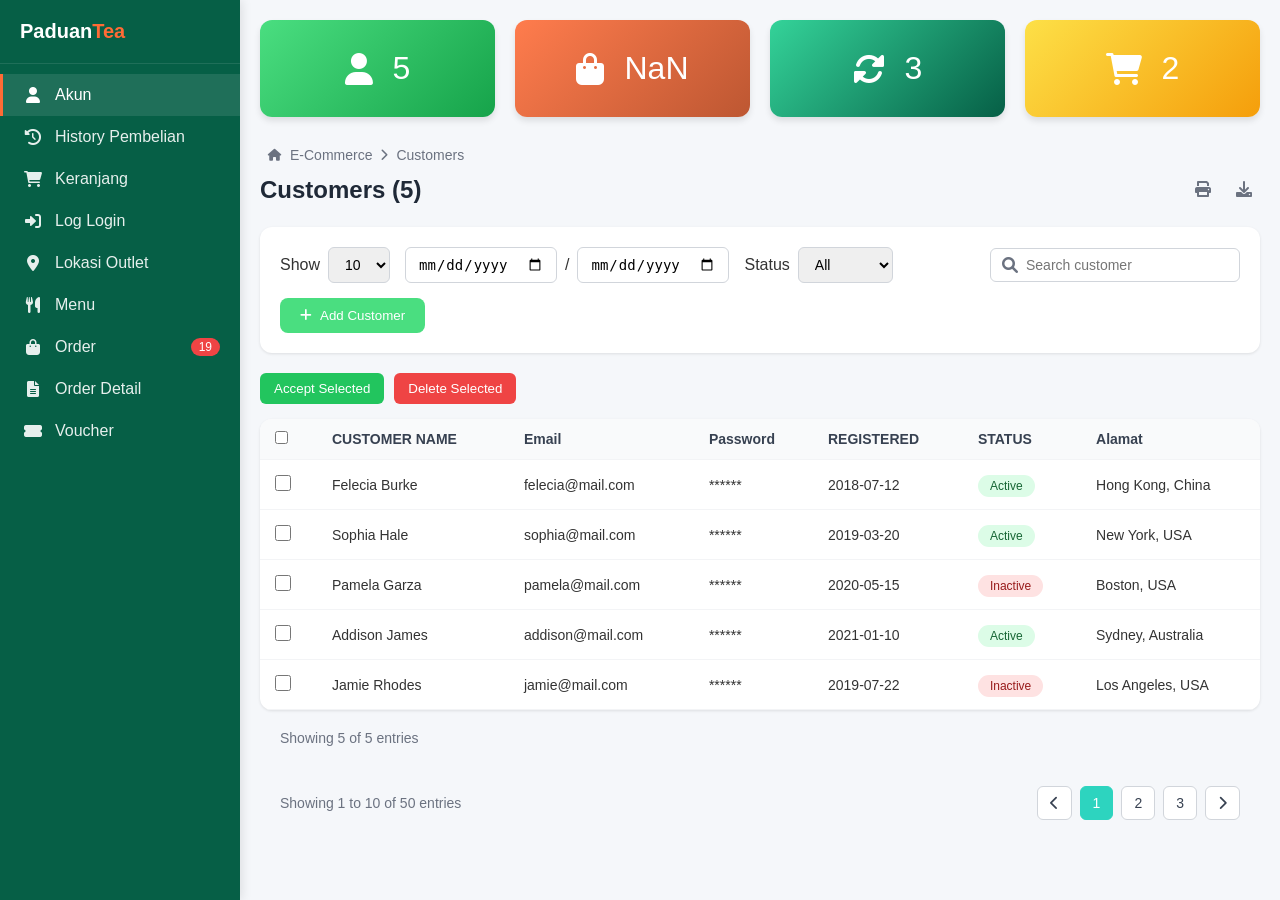
<file: ADMIN PAGE/admin.html>
<!DOCTYPE html>
<html lang="en">
  <head>
    <meta charset="UTF-8" />
    <meta name="viewport" content="width=device-width, initial-scale=1.0" />
    <title>PaduanTea Dashboard</title>
    <link rel="stylesheet" href="admin.css" />
    <link
      href="https://cdnjs.cloudflare.com/ajax/libs/font-awesome/6.0.0/css/all.min.css"
      rel="stylesheet"
    />
  </head>
  <body>
    <div class="container">
      <!-- Sidebar -->
      <nav class="sidebar">
        <div class="logo">Paduan<span>Tea</span></div>
        <div class="nav-menu">
          <a href="#" class="nav-item active"
            ><i class="fas fa-user"></i> Akun</a
          >
          <a href="#" class="nav-item"
            ><i class="fas fa-history"></i> History Pembelian</a
          >
          <a href="#" class="nav-item"
            ><i class="fas fa-shopping-cart"></i> Keranjang</a
          >
          <a href="#" class="nav-item"
            ><i class="fas fa-sign-in-alt"></i> Log Login</a
          >
          <a href="#" class="nav-item"
            ><i class="fas fa-map-marker-alt"></i> Lokasi Outlet</a
          >
          <a href="#" class="nav-item"><i class="fas fa-utensils"></i> Menu</a>
          <a href="#" class="nav-item"
            ><i class="fas fa-shopping-bag"></i> Order
            <span class="badge">19</span></a
          >
          <a href="#" class="nav-item"
            ><i class="fas fa-file-alt"></i> Order Detail</a
          >
          <a href="#" class="nav-item"
            ><i class="fas fa-ticket-alt"></i> Voucher</a
          >
        </div>
      </nav>

      <!-- Main Content -->
      <main class="main-content">
        <!-- Stats Cards -->
        <div class="stats-cards">
  <div class="stat-card">
    <i class="fas fa-user"></i>
    <span id="totalUsers">0</span>
  </div>
  <div class="stat-card">
    <i class="fas fa-shopping-bag"></i>
    <span id="totalOrders">0</span>
  </div>
  <div class="stat-card">
    <i class="fas fa-sync-alt"></i>
    <span id="activeUsers">0</span>
  </div>
  <div class="stat-card">
    <i class="fas fa-shopping-cart"></i>
    <span id="inactiveUsers">0</span>
  </div>
</div>


        <!-- Breadcrumb -->
        <div class="breadcrumb">
          <i class="fas fa-home"></i>
          <a href="#">E-Commerce</a>
          <i class="fas fa-chevron-right"></i>
          <span>Customers</span>
        </div>

        <!-- Page Header -->
        <!-- Page Header -->
<div class="content-header">
  <h1 class="page-title">Customers (<span id="totalCustomers">0</span>)</h1>
  <div>
    <button class="actions-btn" onclick="printTable()"><i class="fas fa-print"></i></button>
    <button class="actions-btn" onclick="downloadCSV()"><i class="fas fa-download"></i></button>
  </div>
</div>

        <!-- Filters -->
        <div class="filters">
          <div class="filter-group">
            <label>Show</label>
            <select class="filter-select">
              <option>10</option>
              <option>25</option>
              <option>50</option>
            </select>
          </div>
          <div class="filter-group">
            <input type="date" class="filter-select" />
            <span>/</span>
            <input type="date" class="filter-select" />
          </div>
          <div class="filter-group">
            <label>Status</label>
            <select class="filter-select" id="statusFilter">
              <option value="All">All</option>
              <option value="Active">Active</option>
              <option value="Inactive">Inactive</option>
            </select>
          </div>

          <div class="search-container">
            <i class="fas fa-search"></i>
            <input
              type="text"
              class="search-input"
              placeholder="Search customer"
            />
          </div>
          <button class="add-btn">
            <i class="fas fa-plus"></i> Add Customer
          </button>
        </div>

        <div class="bulk-actions">
          <button class="btn-accept" onclick="bulkAccept()">
            Accept Selected
          </button>
          <button class="btn-delete" onclick="bulkDelete()">
            Delete Selected
          </button>
        </div>

        <!-- Table -->
       <div class="table-container">
  <table class="table">
    <thead>
      <tr>
        <th><input type="checkbox" id="selectAll" /></th>
        <th>CUSTOMER NAME</th>
        <th>Email</th>
        <th>Password</th>
        <th>REGISTERED</th>
        <th>STATUS</th>
        <th>Alamat</th>
      </tr>
    </thead>
    <tbody>
      <!-- Data akan diisi lewat JS -->
    </tbody>
  </table>
</div>

<div class="pagination">
  <div class="pagination-info">Showing 0 of 0 entries</div>
</div>

              <!-- Tambahkan baris customer lainnya -->
            </tbody>
          </table>

          <!-- Pagination -->
          <div class="pagination">
            <div class="pagination-info">Showing 1 to 10 of 50 entries</div>
            <div class="pagination-controls">
              <button class="pagination-btn">
                <i class="fas fa-chevron-left"></i>
              </button>
              <button class="pagination-btn active">1</button>
              <button class="pagination-btn">2</button>
              <button class="pagination-btn">3</button>
              <button class="pagination-btn">
                <i class="fas fa-chevron-right"></i>
              </button>
            </div>
          </div>
        </div>
      </main>
    </div>

    <script src="admin.js"></script>
  </body>
</html>
</file>
<file: ADMIN PAGE/admin.css>
/* Reset */
* {
  margin: 0;
  padding: 0;
  box-sizing: border-box;
}

body {
  font-family: 'Segoe UI', Tahoma, Geneva, Verdana, sans-serif;
  background-color: #f5f7fa;
  color: #333;
}

.container {
  display: flex;
  min-height: 100vh;
}

/* Sidebar */
.sidebar {
  width: 240px;
  background: #065f46; /* hijau tua */
  color: white;
  position: fixed;
  height: 100vh;
  overflow-y: auto;
  box-shadow: 2px 0 10px rgba(0, 0, 0, 0.1);
}

.logo {
  padding: 20px;
  font-size: 20px;
  font-weight: bold;
  border-bottom: 1px solid rgba(255, 255, 255, 0.1);
}

.logo span {
  color: #ff6b35;
}

.nav-menu {
  padding: 10px 0;
}

.nav-item {
  display: flex;
  align-items: center;
  padding: 12px 20px;
  color: rgba(255, 255, 255, 0.9);
  text-decoration: none;
  transition: all 0.3s ease;
  border-left: 3px solid transparent;
}

.nav-item:hover,
.nav-item.active {
  background-color: rgba(255, 255, 255, 0.1);
  border-left: 3px solid #ff6b35;
  color: white;
}

.nav-item i {
  width: 20px;
  margin-right: 12px;
  text-align: center;
}

.nav-item .badge {
  background-color: #ef4444;
  color: white;
  border-radius: 12px;
  padding: 2px 8px;
  font-size: 12px;
  margin-left: auto;
}

/* Main Content */
.main-content {
  margin-left: 240px;
  flex: 1;
  padding: 20px;
}

/* Stats Cards */
.stats-cards {
  display: grid;
  grid-template-columns: repeat(auto-fit, minmax(200px, 1fr));
  gap: 20px;
  margin-bottom: 30px;
}

.stat-card {
  background: #4ade80;
  color: white;
  padding: 30px;
  border-radius: 12px;
  box-shadow: 0 4px 6px rgba(0, 0, 0, 0.1);
  display: flex;
  align-items: center;
  justify-content: center;
  font-size: 32px;
  gap: 20px;
  transition: transform 0.3s ease;
}

.stat-card:nth-child(1) {
  background: linear-gradient(135deg, #4ade80, #16a34a); /* Hijau muda → hijau tua */
}
.stat-card:nth-child(2) {
  background: linear-gradient(135deg, #ff7c4d, #bd5732); /* Orange terang → coklat tua */
}
.stat-card:nth-child(3) {
  background: linear-gradient(135deg, #34d399, #065f46); /* Hijau segar → hijau gelap */
}
.stat-card:nth-child(4) {
  background: linear-gradient(135deg, #fde047, #f59e0b); /* Kuning terang → kuning emas */
}


.stat-card:hover {
  transform: translateY(-3px);
}

/* Breadcrumb */
.breadcrumb {
  display: flex;
  align-items: center;
  color: #6b7280;
  margin-bottom: 10px;
  font-size: 14px;
}

.breadcrumb a {
  color: #6b7280;
  text-decoration: none;
}

.breadcrumb i {
  margin: 0 8px;
  font-size: 12px;
}

/* Page Header */
.content-header {
  display: flex;
  justify-content: space-between;
  align-items: center;
  margin-bottom: 20px;
}

.page-title {
  font-size: 24px;
  font-weight: 600;
  color: #1f2937;
}

.actions-btn {
  background: none;
  border: none;
  color: #6b7280;
  cursor: pointer;
  padding: 8px;
  border-radius: 6px;
  margin-left: 5px;
  font-size: 16px;
  transition: all 0.3s ease;
}
.actions-btn:hover {
  background-color: #f3f4f6;
  color: #374151;
}

/* Filters */
.filters {
  background: white;
  padding: 20px;
  border-radius: 12px;
  box-shadow: 0 1px 3px rgba(0, 0, 0, 0.1);
  margin-bottom: 20px;
  display: flex;
  gap: 15px;
  align-items: center;
  flex-wrap: wrap;
}

.filter-group {
  display: flex;
  align-items: center;
  gap: 8px;
}

.filter-select,
.search-input {
  padding: 8px 12px;
  border: 1px solid #d1d5db;
  border-radius: 6px;
  font-size: 14px;
  outline: none;
  transition: border-color 0.3s ease;
}

.filter-select:focus,
.search-input:focus {
  border-color: #4ade80;
  box-shadow: 0 0 0 3px rgba(74, 222, 128, 0.1);
}

.search-container {
  position: relative;
  margin-left: auto;
}

.search-input {
  padding-left: 35px;
  width: 250px;
}

.search-container i {
  position: absolute;
  left: 12px;
  top: 50%;
  transform: translateY(-50%);
  color: #6b7280;
}

.add-btn {
  background: #4ade80;
  color: white;
  border: none;
  padding: 10px 20px;
  border-radius: 8px;
  cursor: pointer;
  font-weight: 500;
  display: flex;
  align-items: center;
  gap: 8px;
  transition: all 0.3s ease;
}

.add-btn:hover {
  transform: translateY(-2px);
  background: #22c55e;
  box-shadow: 0 4px 12px rgba(74, 222, 128, 0.3);
}

/* Table */
.table-container {
  background: white;
  border-radius: 12px;
  box-shadow: 0 1px 3px rgba(0, 0, 0, 0.1);
  overflow: hidden;
}

.table {
  width: 100%;
  border-collapse: collapse;
}

.table th {
  background-color: #f9fafb;
  padding: 12px 15px;
  text-align: left;
  font-weight: 600;
  color: #374151;
  border-bottom: 1px solid #f3f4f6;
  cursor: pointer;
  font-size: 14px;
}
.table th:hover {
  background-color: #f3f4f6;
}

.table td {
  padding: 15px;
  border-bottom: 1px solid #f3f4f6;
  vertical-align: middle;
  font-size: 14px;
}

.table tr:hover {
  background-color: #f9fafb;
}

.checkbox {
  width: 16px;
  height: 16px;
  accent-color: #4ade80;
}

.customer-info {
  display: flex;
  align-items: center;
  gap: 12px;
}

.avatar {
  width: 32px;
  height: 32px;
  border-radius: 50%;
  object-fit: cover;
}

.customer-details h4 {
  font-size: 14px;
  font-weight: 600;
  margin-bottom: 2px;
}
.customer-details p {
  font-size: 12px;
  color: #6b7280;
}

.status-badge {
  padding: 4px 12px;
  border-radius: 20px;
  font-size: 12px;
  font-weight: 500;
}
.status-active {
  background-color: #dcfce7;
  color: #166534;
}
.status-inactive {
  background-color: #fee2e2;
  color: #991b1b;
}

/* Pagination */
.pagination {
  padding: 20px;
  display: flex;
  justify-content: space-between;
  align-items: center;
}

.pagination-info {
  color: #6b7280;
  font-size: 14px;
}

.pagination-controls {
  display: flex;
  gap: 8px;
}

.pagination-btn {
  padding: 8px 12px;
  border: 1px solid #d1d5db;
  background: white;
  color: #374151;
  border-radius: 6px;
  cursor: pointer;
  font-size: 14px;
  transition: all 0.3s ease;
}
.pagination-btn:hover:not(.active) {
  background-color: #f9fafb;
}
.pagination-btn.active {
  background-color: #2dd4bf;
  color: white;
  border-color: #2dd4bf;
}
.pagination-btn:disabled {
  opacity: 0.5;
  cursor: not-allowed;
}

/* Responsive */
@media (max-width: 768px) {
  .sidebar {
    width: 200px;
  }
  .main-content {
    margin-left: 200px;
  }
  .stats-cards {
    grid-template-columns: repeat(2, 1fr);
  }
  .filters {
    flex-direction: column;
    align-items: stretch;
  }
  .search-container {
    margin-left: 0;
  }
  .search-input {
    width: 100%;
  }
}
@media (max-width: 640px) {
  .sidebar {
    width: 100%;
    position: static;
    height: auto;
  }
  .main-content {
    margin-left: 0;
  }
  .stats-cards {
    grid-template-columns: 1fr;
  }
}

.bulk-actions {
  margin: 15px 0;
  display: flex;
  gap: 10px;
}

.btn-accept {
  background: #22c55e;
  color: white;
  padding: 8px 14px;
  border: none;
  border-radius: 6px;
  cursor: pointer;
  font-weight: 500;
}

.btn-accept:hover {
  background: #16a34a;
}

.btn-delete {
  background: #ef4444;
  color: white;
  padding: 8px 14px;
  border: none;
  border-radius: 6px;
  cursor: pointer;
  font-weight: 500;
}

.btn-delete:hover {
  background: #dc2626;
}
</file>
